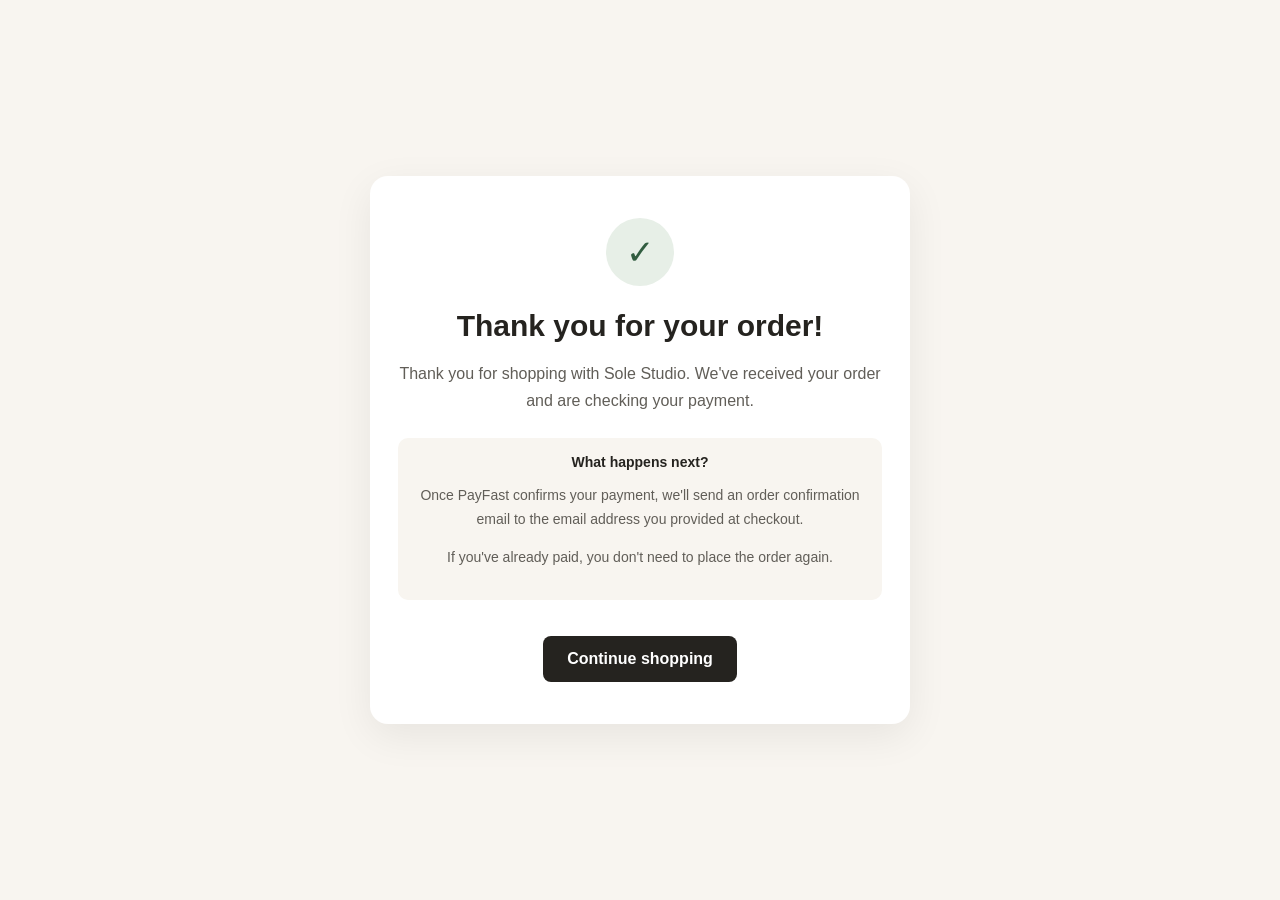
<file: thank-you.html>
<!DOCTYPE html>
<html lang="en">
<head>
  <meta charset="UTF-8">
  <meta name="viewport" content="width=device-width, initial-scale=1">
  <meta name="robots" content="noindex">
  <meta name="theme-color" content="#f8f5f0">
  <title>Thank You for Your Order | Sole Studio</title>

  <style>
    * { box-sizing: border-box; }

    body {
      margin: 0;
      min-height: 100vh;
      display: grid;
      place-items: center;
      padding: 24px;
      background: #f8f5f0;
      color: #25231f;
      font-family: Arial, sans-serif;
    }

    .card {
      width: 100%;
      max-width: 540px;
      padding: 42px 28px;
      border-radius: 18px;
      background: #fff;
      text-align: center;
      box-shadow: 0 12px 40px rgba(0, 0, 0, .07);
    }

    .check {
      width: 68px;
      height: 68px;
      display: grid;
      place-items: center;
      margin: 0 auto 22px;
      border-radius: 50%;
      background: #e7efe7;
      color: #315d40;
      font-size: 34px;
    }

    h1 {
      margin: 0 0 16px;
      font-size: 30px;
      line-height: 1.2;
    }

    p {
      color: #615e58;
      line-height: 1.7;
    }

    .note {
      margin: 24px 0;
      padding: 16px;
      border-radius: 10px;
      background: #f8f5f0;
      font-size: 14px;
    }

    .note strong { color: #25231f; }

    a {
      display: inline-block;
      margin-top: 12px;
      padding: 14px 24px;
      border-radius: 8px;
      background: #25231f;
      color: white;
      text-decoration: none;
      font-weight: bold;
    }

    a:focus-visible {
      outline: 3px solid #927a60;
      outline-offset: 4px;
    }
  </style>
</head>

<body>
  <main class="card">
    <div class="check" aria-hidden="true">✓</div>

    <h1>Thank you for your order!</h1>

    <p>
      Thank you for shopping with Sole Studio.
      We've received your order and are checking your payment.
    </p>

    <div class="note">
      <strong>What happens next?</strong>
      <p>
        Once PayFast confirms your payment, we'll send an
        order confirmation email to the email address you
        provided at checkout.
      </p>
      <p>
        If you've already paid, you don't need to place
        the order again.
      </p>
    </div>

    <a href="./">Continue shopping</a>
  </main>
</body>
</html>
</file>
